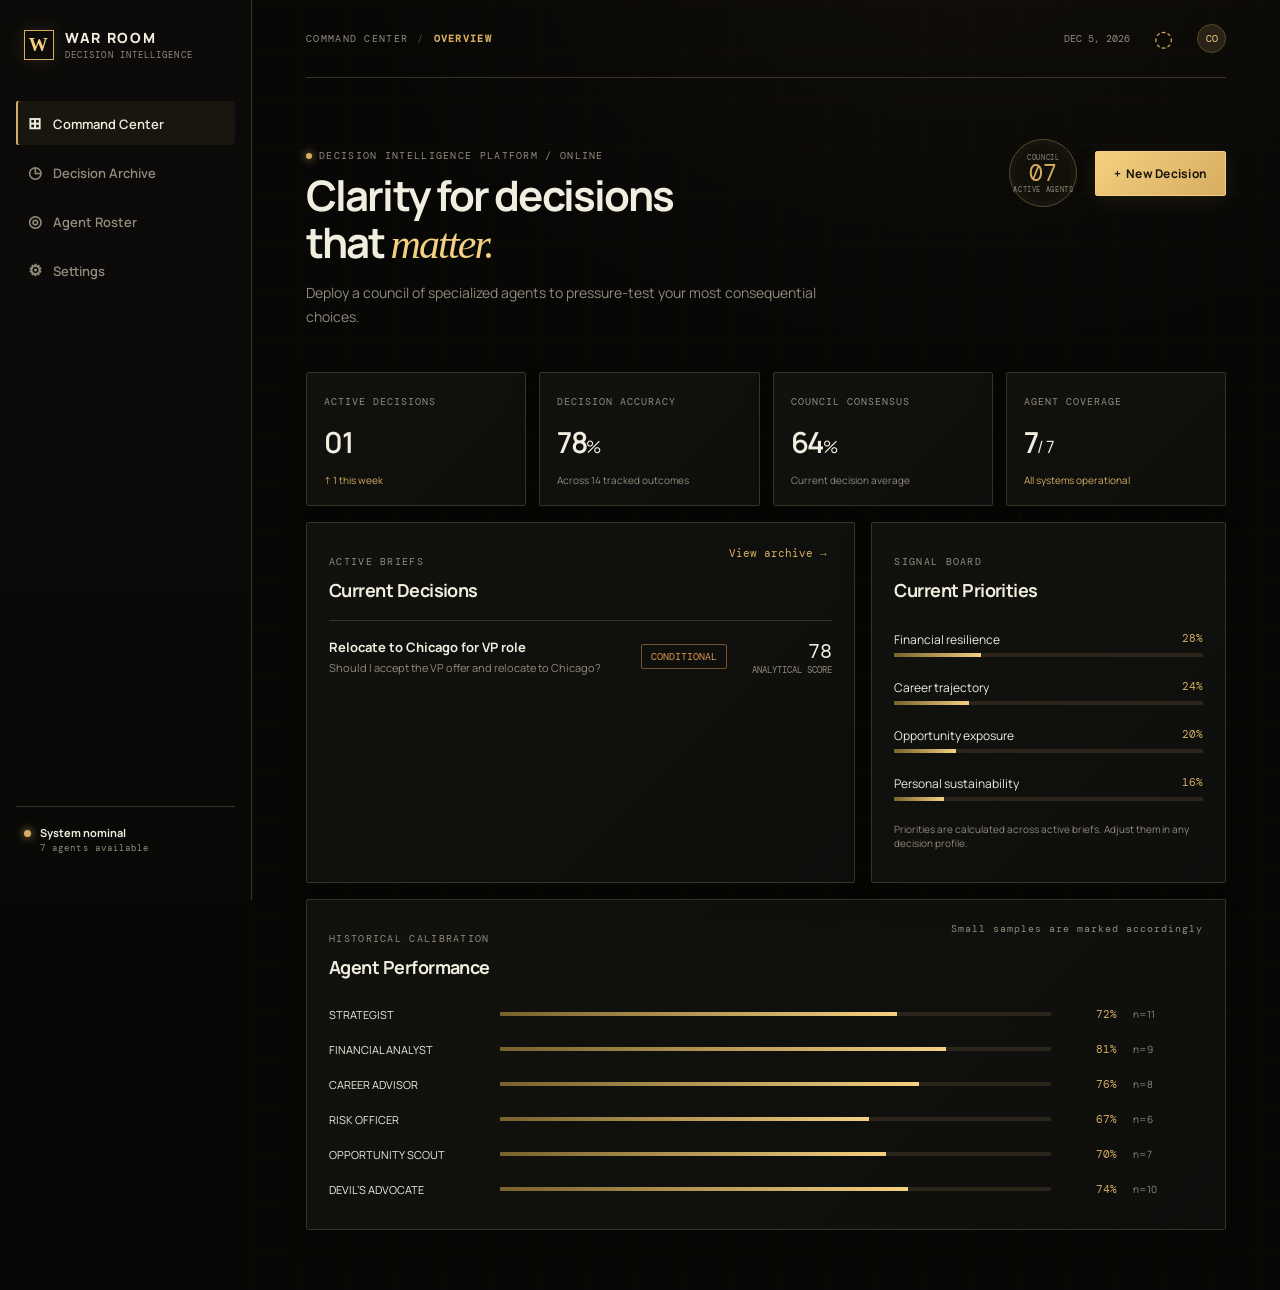
<file: index.html>
<!doctype html>
<html lang="en">
  <head>
    <meta charset="UTF-8" />
    <meta name="viewport" content="width=device-width, initial-scale=1.0" />
    <meta name="theme-color" content="#070706" />
    <title>War Room — Decision Command Center</title>
    <link rel="preconnect" href="https://fonts.googleapis.com" />
    <link rel="preconnect" href="https://fonts.gstatic.com" crossorigin />
    <link href="https://fonts.googleapis.com/css2?family=DM+Mono:wght@400;500&family=Manrope:wght@400;500;600;700;800&display=swap" rel="stylesheet" />
    <link rel="stylesheet" href="styles.css" />
  </head>
  <body>
    <div class="app-shell">
      <aside class="sidebar">
        <a class="brand" href="#dashboard"><span class="brand-mark">W</span><span>WAR ROOM<small>DECISION INTELLIGENCE</small></span></a>
        <nav>
          <button class="nav-item active" data-view="dashboard"><span>⊞</span>Command Center</button>
          <button class="nav-item" data-view="history"><span>◷</span>Decision Archive</button>
          <button class="nav-item" data-view="agents"><span>◎</span>Agent Roster</button>
          <button class="nav-item" data-view="settings"><span>⚙</span>Settings</button>
        </nav>
        <div class="sidebar-footer"><div class="presence"></div><div><strong>System nominal</strong><small>7 agents available</small></div></div>
      </aside>
      <main>
        <header><div class="breadcrumb"><span>COMMAND CENTER</span><i>/</i><strong id="page-label">OVERVIEW</strong></div><div class="header-actions"><span class="date" id="today"></span><button class="icon-button" aria-label="Notifications">◌</button><div class="avatar">CO</div></div></header>

        <section id="dashboard" class="view active">
          <div class="hero"><div><p class="eyebrow"><span class="signal-dot"></span>DECISION INTELLIGENCE PLATFORM / ONLINE</p><h1>Clarity for decisions<br/>that <em>matter.</em></h1><p class="lede">Deploy a council of specialized agents to pressure-test your most consequential choices.</p></div><div class="hero-controls"><div class="system-stamp"><span>COUNCIL</span><strong>07</strong><small>ACTIVE AGENTS</small></div><button class="primary" data-open-new>+ &nbsp;New Decision</button></div></div>
          <div class="metrics"><article><span>ACTIVE DECISIONS</span><strong id="active-count">02</strong><small class="up">↑ 1 this week</small></article><article><span>DECISION ACCURACY</span><strong>78<span>%</span></strong><small>Across 14 tracked outcomes</small></article><article><span>COUNCIL CONSENSUS</span><strong>64<span>%</span></strong><small>Current decision average</small></article><article><span>AGENT COVERAGE</span><strong>7<span>/7</span></strong><small class="up">All systems operational</small></article></div>
          <div class="grid-two"><section class="panel recent"><div class="panel-heading"><div><p class="eyebrow">ACTIVE BRIEFS</p><h2>Current Decisions</h2></div><button class="text-button" data-view-target="history">View archive →</button></div><div id="decision-list"></div></section><section class="panel priorities"><div class="panel-heading"><div><p class="eyebrow">SIGNAL BOARD</p><h2>Current Priorities</h2></div></div><div class="priority"><span>Financial resilience</span><b>28%</b><div><i style="width:28%"></i></div></div><div class="priority"><span>Career trajectory</span><b>24%</b><div><i style="width:24%"></i></div></div><div class="priority"><span>Opportunity exposure</span><b>20%</b><div><i style="width:20%"></i></div></div><div class="priority"><span>Personal sustainability</span><b>16%</b><div><i style="width:16%"></i></div></div><p class="panel-note">Priorities are calculated across active briefs. Adjust them in any decision profile.</p></section></div>
          <section class="panel agent-performance"><div class="panel-heading"><div><p class="eyebrow">HISTORICAL CALIBRATION</p><h2>Agent Performance</h2></div><span class="muted">Small samples are marked accordingly</span></div><div id="agent-performance"></div></section>
        </section>

        <section id="new-decision" class="view"><div class="view-title"><div><p class="eyebrow">NEW INTELLIGENCE BRIEF</p><h1>Frame the decision.</h1><p>Give the council enough context to challenge your assumptions, not just agree with them.</p></div></div><form id="decision-form" class="brief-form"><div class="form-card"><label>Decision title<input required name="title" placeholder="e.g. Accept the VP role in Chicago" /></label><label>The question<textarea required name="question" placeholder="What decision are you trying to make?"></textarea></label><label>Context<textarea name="context" placeholder="The situation, relevant history, and important facts."></textarea></label><div class="form-grid"><label>Desired outcome<input name="outcome" placeholder="What does success look like?" /></label><label>Deadline<input name="deadline" type="date" /></label><label>Budget<input name="budget" placeholder="e.g. $40,000 / year" /></label><label>Relevant people<input name="people" placeholder="Who is affected?" /></label></div><label>What are you worried about?<textarea name="worry" placeholder="Name the risks or trade-offs keeping you up."></textarea></label><label>What do you currently believe?<textarea name="belief" placeholder="Your tentative point of view — the council will challenge it."></textarea></label></div><aside class="weight-card"><div class="panel-heading"><div><p class="eyebrow">DECISION PRIORITIES</p><h2>Weight the criteria</h2></div><strong id="weight-total">100%</strong></div><p>These weights make the score transparent—not objective truth.</p><div id="weight-inputs"></div><div class="form-actions"><button type="button" class="secondary" data-view-target="dashboard">Cancel</button><button class="primary" type="submit">Launch analysis →</button></div></aside></form></section>

        <section id="war-room" class="view"><div class="war-header"><div><p class="eyebrow">LIVE WAR ROOM <span class="live-dot">●</span></p><h1 id="war-title">Decision analysis</h1><p id="war-question"></p></div><button class="secondary" data-view-target="dashboard">Exit room</button></div><div class="pipeline" id="pipeline"></div><div class="war-grid"><section class="panel council"><div class="panel-heading"><div><p class="eyebrow">INDEPENDENT ASSESSMENTS</p><h2>Council signal</h2></div><span id="analysis-state" class="status queued">QUEUED</span></div><div id="agent-cards"></div></section><aside class="panel intelligence"><p class="eyebrow">ANALYSIS PROTOCOL</p><h3>Every conclusion is pressure-tested.</h3><ol><li>Independent views</li><li>Surface disagreements</li><li>Challenge assumptions</li><li>Chairman synthesis</li></ol><div class="intel-callout"><span>IMPORTANT</span>Scores are analytical estimates, not factual predictions.</div></aside></div><section id="verdict-panel" class="verdict panel hidden"></section></section>

        <section id="history" class="view"><div class="view-title"><div><p class="eyebrow">DECISION ARCHIVE</p><h1>Institutional memory.</h1><p>Track recommendations against what actually happened.</p></div><button class="primary" data-open-new>+ &nbsp;New Decision</button></div><section class="panel archive"><div id="archive-list"></div></section></section>
        <section id="agents" class="view"><div class="view-title"><p class="eyebrow">COUNCIL ROSTER</p><h1>Specialists with distinct mandates.</h1></div><div id="roster" class="roster"></div></section>
        <section id="settings" class="view"><div class="view-title"><p class="eyebrow">SYSTEM CONFIGURATION</p><h1>Settings</h1></div><section class="panel settings"><h3>Production integrations</h3><p>This local MVP uses a deterministic simulation engine. Add secure server-side AI and database credentials in your deployment environment to activate persistent multi-user analysis.</p><div class="setting-row"><span>Analysis mode</span><b>Local simulation</b></div><div class="setting-row"><span>Data storage</span><b>Browser local storage</b></div></section></section>
      </main>
    </div>
    <div id="modal" class="modal" aria-hidden="true"><div class="modal-card"><button id="close-modal" class="close">×</button><p class="eyebrow">WHAT IF SIMULATOR</p><h2>Stress-test the verdict.</h2><p>Change a condition and see how it shifts the analytical estimate.</p><label>Financial pressure <input id="sim-finance" type="range" min="-20" max="20" value="0" /><output id="sim-finance-out">0</output></label><label>Career upside <input id="sim-career" type="range" min="-20" max="20" value="0" /><output id="sim-career-out">0</output></label><label>Risk tolerance <input id="sim-risk" type="range" min="-20" max="20" value="0" /><output id="sim-risk-out">0</output></label><div class="sim-result"><span>ORIGINAL <b id="orig-score">—</b></span><i></i><span>SIMULATED <b id="sim-score">—</b></span></div><button id="run-sim" class="primary">Run simulation</button></div></div>
    <script src="app.js"></script>
  </body>
</html>
</file>
<file: styles.css>
:root{--bg:#070706;--surface:#11110e;--border:#393225;--text:#f1eddf;--muted:#938b7b;--gold:#d6ad61;--gold-lit:#f4d080;--orange:#d9954e;--red:#dc6c60;--mono:'DM Mono',monospace;--sans:'Manrope',sans-serif}*{box-sizing:border-box}body{margin:0;background:radial-gradient(ellipse 65% 42% at 75% -3%,#2b211244,transparent 70%),var(--bg);color:var(--text);font-family:var(--sans);font-size:14px}.app-shell{min-height:100vh;display:flex}.sidebar{width:252px;border-right:1px solid var(--border);padding:28px 16px;display:flex;flex-direction:column;position:fixed;inset:0 auto 0 0;background:linear-gradient(180deg,#0c0b09,#080806)}.brand{color:var(--text);text-decoration:none;display:flex;align-items:center;gap:11px;padding:0 8px 40px;font-size:14px;font-weight:800;letter-spacing:.12em}.brand-mark{display:grid;place-items:center;width:30px;height:30px;border:1px solid var(--gold);color:var(--gold-lit);font-family:Georgia;font-size:19px;box-shadow:0 0 18px #d6ad6122}.brand small,.sidebar-footer small{display:block;font:9px var(--mono);letter-spacing:.12em;color:var(--muted);margin-top:2px}nav{display:grid;gap:5px}.nav-item{font:600 13px var(--sans);color:var(--muted);background:transparent;border:0;text-align:left;padding:11px 12px;border-radius:2px;cursor:pointer}.nav-item span{display:inline-block;width:25px;font-size:16px}.nav-item:hover,.nav-item.active{background:#19160f;color:var(--text)}.nav-item.active{box-shadow:inset 2px 0 var(--gold)}.sidebar-footer{margin-top:auto;border-top:1px solid var(--border);padding:18px 8px;display:flex;gap:9px;font-size:11px}.presence,.signal-dot{width:7px;height:7px;border-radius:50%;background:var(--gold);box-shadow:0 0 9px var(--gold)}.presence{margin-top:5px}main{margin-left:252px;width:calc(100% - 252px);padding:0 54px 60px;max-width:1600px;background-image:linear-gradient(#d6ad6105 1px,transparent 1px),linear-gradient(90deg,#d6ad6105 1px,transparent 1px);background-size:48px 48px}header{height:78px;border-bottom:1px solid var(--border);display:flex;align-items:center;justify-content:space-between}.breadcrumb,.eyebrow{font:10px var(--mono);letter-spacing:.13em;color:var(--muted)}.breadcrumb i{font-style:normal;color:#554b38;padding:0 9px}.breadcrumb strong,.text-button{color:var(--gold)}.header-actions{display:flex;align-items:center;gap:18px}.date{font:10px var(--mono);color:var(--muted)}.icon-button{background:none;color:var(--gold);border:0;font-size:22px}.avatar{display:grid;place-items:center;width:29px;height:29px;background:#292317;border:1px solid #574829;border-radius:50%;font:10px var(--mono);color:var(--gold-lit)}.view{display:none;padding-top:52px}.view.active{display:block}.hero,.view-title,.war-header{display:flex;justify-content:space-between;align-items:flex-start;gap:20px}.hero{padding:9px 0 43px}.hero h1,.view-title h1,.war-header h1{font-size:42px;line-height:1.13;letter-spacing:-.045em;margin:10px 0 12px}.hero em{font-family:Georgia;font-weight:400;color:var(--gold-lit)}.lede,.view-title p,.war-header p{color:var(--muted);margin:0;max-width:540px;line-height:1.7}.signal-dot{display:inline-block;width:6px;height:6px;margin-right:7px}.hero-controls{display:flex;align-items:center;gap:18px}.system-stamp{width:68px;height:68px;border:1px solid #594a2d;border-radius:50%;display:grid;place-items:center;align-content:center;text-align:center;background:#111009;box-shadow:inset 0 0 0 5px #17140d}.system-stamp span,.system-stamp small{font:7px var(--mono);color:var(--muted);letter-spacing:.09em}.system-stamp strong{font:23px var(--mono);line-height:1;color:var(--gold)}.primary,.secondary{font:700 12px var(--sans);letter-spacing:.02em;border-radius:2px;padding:13px 18px;cursor:pointer}.primary{color:#161108;background:linear-gradient(135deg,var(--gold-lit),var(--gold));border:1px solid var(--gold-lit);box-shadow:0 4px 20px #d6ad611c}.secondary{background:#11100d;border:1px solid #51462f;color:var(--text)}.metrics{display:grid;grid-template-columns:repeat(4,1fr);gap:13px;margin-bottom:16px}.metrics article,.panel,.roster article{background:linear-gradient(135deg,#11110e,#0e0e0c);border:1px solid var(--border);border-radius:2px;box-shadow:0 14px 35px #00000018}.metrics article,.panel{padding:17px}.panel{padding:22px}.metrics span,.panel-heading>span,.status{font:10px var(--mono);letter-spacing:.1em;color:var(--muted)}.metrics strong{display:block;font:600 29px var(--sans);letter-spacing:-.05em;margin:13px 0 7px}.metrics strong span{font:17px var(--sans);color:var(--text)}.metrics small,.panel-note,.muted{font-size:10px;color:var(--muted)}.up{color:var(--gold)!important}.grid-two{display:grid;grid-template-columns:1.55fr 1fr;gap:16px}.panel-heading{display:flex;align-items:start;justify-content:space-between;margin-bottom:18px}.panel h2{font-size:18px;letter-spacing:-.03em;margin:7px 0 0}.text-button{border:0;background:transparent;font:11px var(--mono);cursor:pointer}.decision-row{display:grid;grid-template-columns:1fr 86px 90px;align-items:center;border-top:1px solid var(--border);padding:17px 0;gap:15px}.decision-row h3{font-size:13px;margin:0 0 4px}.decision-row p{margin:0;color:var(--muted);font-size:11px}.tag{font:10px var(--mono);padding:5px 7px;border:1px solid;border-radius:2px;text-align:center}.go{color:var(--gold-lit);border-color:#776034;background:#2a2214}.conditional{color:var(--orange);border-color:#75552d}.no-go{color:var(--red);border-color:#703535}.score{text-align:right;font:20px var(--mono)}.score small{display:block;color:var(--muted);font-size:9px}.priority{display:grid;grid-template-columns:1fr 40px;gap:5px 10px;padding:11px 0;font-size:12px}.priority b,.performance-row b{font:11px var(--mono);text-align:right;color:var(--gold)}.priority div,.performance-row div{grid-column:span 2;height:4px;background:#29251b}.priority i,.performance-row i{display:block;height:100%;background:linear-gradient(90deg,#79612e,var(--gold-lit))}.agent-performance{margin-top:16px}.performance-row{display:grid;grid-template-columns:155px 1fr 50px 70px;gap:16px;align-items:center;padding:10px 0;font-size:11px}.performance-row div{grid-column:auto}.brief-form{display:grid;grid-template-columns:minmax(0,1.5fr) 365px;gap:16px;margin-top:30px}.form-card,.weight-card{background:var(--surface);border:1px solid var(--border);border-radius:2px;padding:25px}label{display:block;font-size:12px;font-weight:600;margin-bottom:17px}input,textarea{display:block;width:100%;background:#0b0b09;border:1px solid #3f3728;border-radius:2px;color:var(--text);padding:11px 12px;margin-top:7px;font:12px var(--sans);outline:none}input:focus,textarea:focus{border-color:var(--gold)}textarea{resize:vertical;min-height:82px}.form-grid{display:grid;grid-template-columns:1fr 1fr;gap:0 13px}.weight-card{height:max-content}.weight-card>p{font-size:11px;line-height:1.6;color:var(--muted);margin:-4px 0 22px}.weight-row{display:grid;grid-template-columns:1fr 48px;gap:12px;align-items:center;margin:12px 0;font-size:12px}.weight-row input,.modal input{margin:0;accent-color:var(--gold)}.weight-row output,.modal output{font:11px var(--mono);color:var(--gold);text-align:right}.form-actions{display:flex;gap:9px;border-top:1px solid var(--border);padding-top:20px;margin-top:20px}.war-header{margin-bottom:28px}.war-header h1{font-size:32px}.live-dot{color:var(--gold)}.pipeline{display:grid;grid-template-columns:repeat(5,1fr);margin-bottom:16px}.pipeline div{position:relative;padding:11px 8px 18px;font:9px var(--mono);letter-spacing:.05em;color:var(--muted);border-top:1px solid #3a3529}.pipeline div:before{content:'';position:absolute;top:-4px;left:0;width:7px;height:7px;border-radius:50%;background:#3a3529}.pipeline div.done{color:var(--gold);border-color:var(--gold)}.pipeline div.done:before{background:var(--gold);box-shadow:0 0 8px var(--gold)}.pipeline div.running{color:var(--orange);border-color:var(--orange)}.pipeline div.running:before{background:var(--orange);animation:pulse 1s infinite}@keyframes pulse{50%{box-shadow:0 0 12px var(--orange)}}.war-grid{display:grid;grid-template-columns:1.6fr .8fr;gap:16px}.status{padding:5px 7px;border:1px solid;border-radius:2px}.status.queued{color:var(--muted)}.status.analyzing{color:var(--orange);border-color:#75552d}.status.complete{color:var(--gold-lit);border-color:#776034}.agent-card{display:grid;grid-template-columns:38px 1fr auto;gap:12px;padding:16px 0;border-top:1px solid var(--border);align-items:start}.agent-icon{width:31px;height:31px;border:1px solid #605033;border-radius:50%;display:grid;place-items:center;color:var(--gold);font:12px var(--mono)}.agent-card h3{font-size:12px;margin:0 0 4px}.agent-card p{color:var(--muted);font-size:11px;line-height:1.55;margin:0}.intelligence h3{font-size:18px;line-height:1.4;margin:10px 0 23px}.intelligence ol{margin:0;padding:0;list-style:none;counter-reset:list}.intelligence li{font-size:12px;padding:11px 0;border-top:1px solid var(--border);counter-increment:list}.intelligence li:before{content:'0' counter(list);font:10px var(--mono);color:var(--gold);margin-right:12px}.intel-callout{background:#1b170e;border-left:2px solid var(--gold);padding:12px;margin-top:25px;font-size:10px;line-height:1.5;color:#c7b991}.intel-callout span{display:block;color:var(--gold-lit);font:9px var(--mono);margin-bottom:4px}.verdict{margin-top:16px;background:linear-gradient(135deg,#1b170e,#0f0f0d);border-color:#5b4a28}.hidden{display:none}.verdict-grid{display:grid;grid-template-columns:160px 1fr 1fr;gap:23px}.verdict-score strong{display:block;font-size:52px;color:var(--gold-lit);letter-spacing:-.07em;margin:6px 0}.verdict h3{font-size:13px;margin:0 0 8px}.verdict ul{padding-left:16px;margin:0;color:var(--muted);font-size:11px;line-height:1.8}.verdict-actions{display:flex;gap:10px;margin-top:22px}.archive .decision-row{grid-template-columns:1fr 112px 90px 80px}.roster{display:grid;grid-template-columns:repeat(2,1fr);gap:13px;margin-top:28px}.roster article{padding:21px}.roster h2{font-size:16px;margin:11px 0 8px}.roster p{color:var(--muted);font-size:12px;line-height:1.65;margin:0}.roster span{font:10px var(--mono);color:var(--gold);letter-spacing:.1em}.settings{margin-top:26px;max-width:700px}.settings h3{margin-top:0}.settings p{color:var(--muted);line-height:1.7;font-size:12px}.setting-row{display:flex;justify-content:space-between;border-top:1px solid var(--border);padding:15px 0;margin-top:15px}.setting-row b{font:11px var(--mono);color:var(--gold)}.modal{display:none;position:fixed;inset:0;background:#030302dd;align-items:center;justify-content:center;padding:20px;z-index:5}.modal.open{display:flex}.modal-card{position:relative;background:#12110d;border:1px solid #5a4828;border-radius:2px;padding:29px;width:min(100%,470px);box-shadow:0 30px 90px #000}.modal-card h2{font-size:24px;letter-spacing:-.04em;margin:9px 0}.modal-card>p{font-size:12px;color:var(--muted);line-height:1.65}.close{position:absolute;right:17px;top:13px;color:var(--muted);font-size:24px;border:0;background:transparent;cursor:pointer}.modal label{margin-top:20px}.modal output{float:right}.sim-result{display:flex;align-items:center;gap:15px;background:#0c0b09;margin:23px 0;padding:16px}.sim-result span{font:9px var(--mono);color:var(--muted)}.sim-result b{display:block;font-size:23px;color:var(--text);margin-top:5px}.sim-result i{height:1px;flex:1;background:#4b402c}@media(max-width:950px){.sidebar{width:68px;padding:22px 9px}.brand{padding:0 4px 35px}.brand>span:last-child,.nav-item:not(span),.sidebar-footer>div:last-child{font-size:0}.nav-item{padding:12px;text-align:center}.nav-item span{width:auto}.sidebar-footer{padding:15px 4px}.sidebar-footer .presence{margin:auto}main{margin-left:68px;width:calc(100% - 68px);padding:0 25px 50px}.metrics{grid-template-columns:repeat(2,1fr)}.brief-form,.war-grid{grid-template-columns:1fr}}@media(max-width:620px){main{padding:0 15px 35px}.hero,.view-title,.war-header{display:block}.hero-controls{margin-top:20px}.hero h1,.view-title h1{font-size:31px}.metrics,.grid-two,.roster{grid-template-columns:1fr}.metrics{gap:9px}.decision-row,.archive .decision-row{grid-template-columns:1fr 82px}.decision-row .score{display:none}.performance-row{grid-template-columns:110px 1fr 40px}.performance-row span:last-child{display:none}.form-grid{grid-template-columns:1fr}.verdict-grid{grid-template-columns:1fr}.pipeline{overflow:auto;grid-template-columns:repeat(5,105px)}header .date{display:none}.view{padding-top:33px}}
</file>
